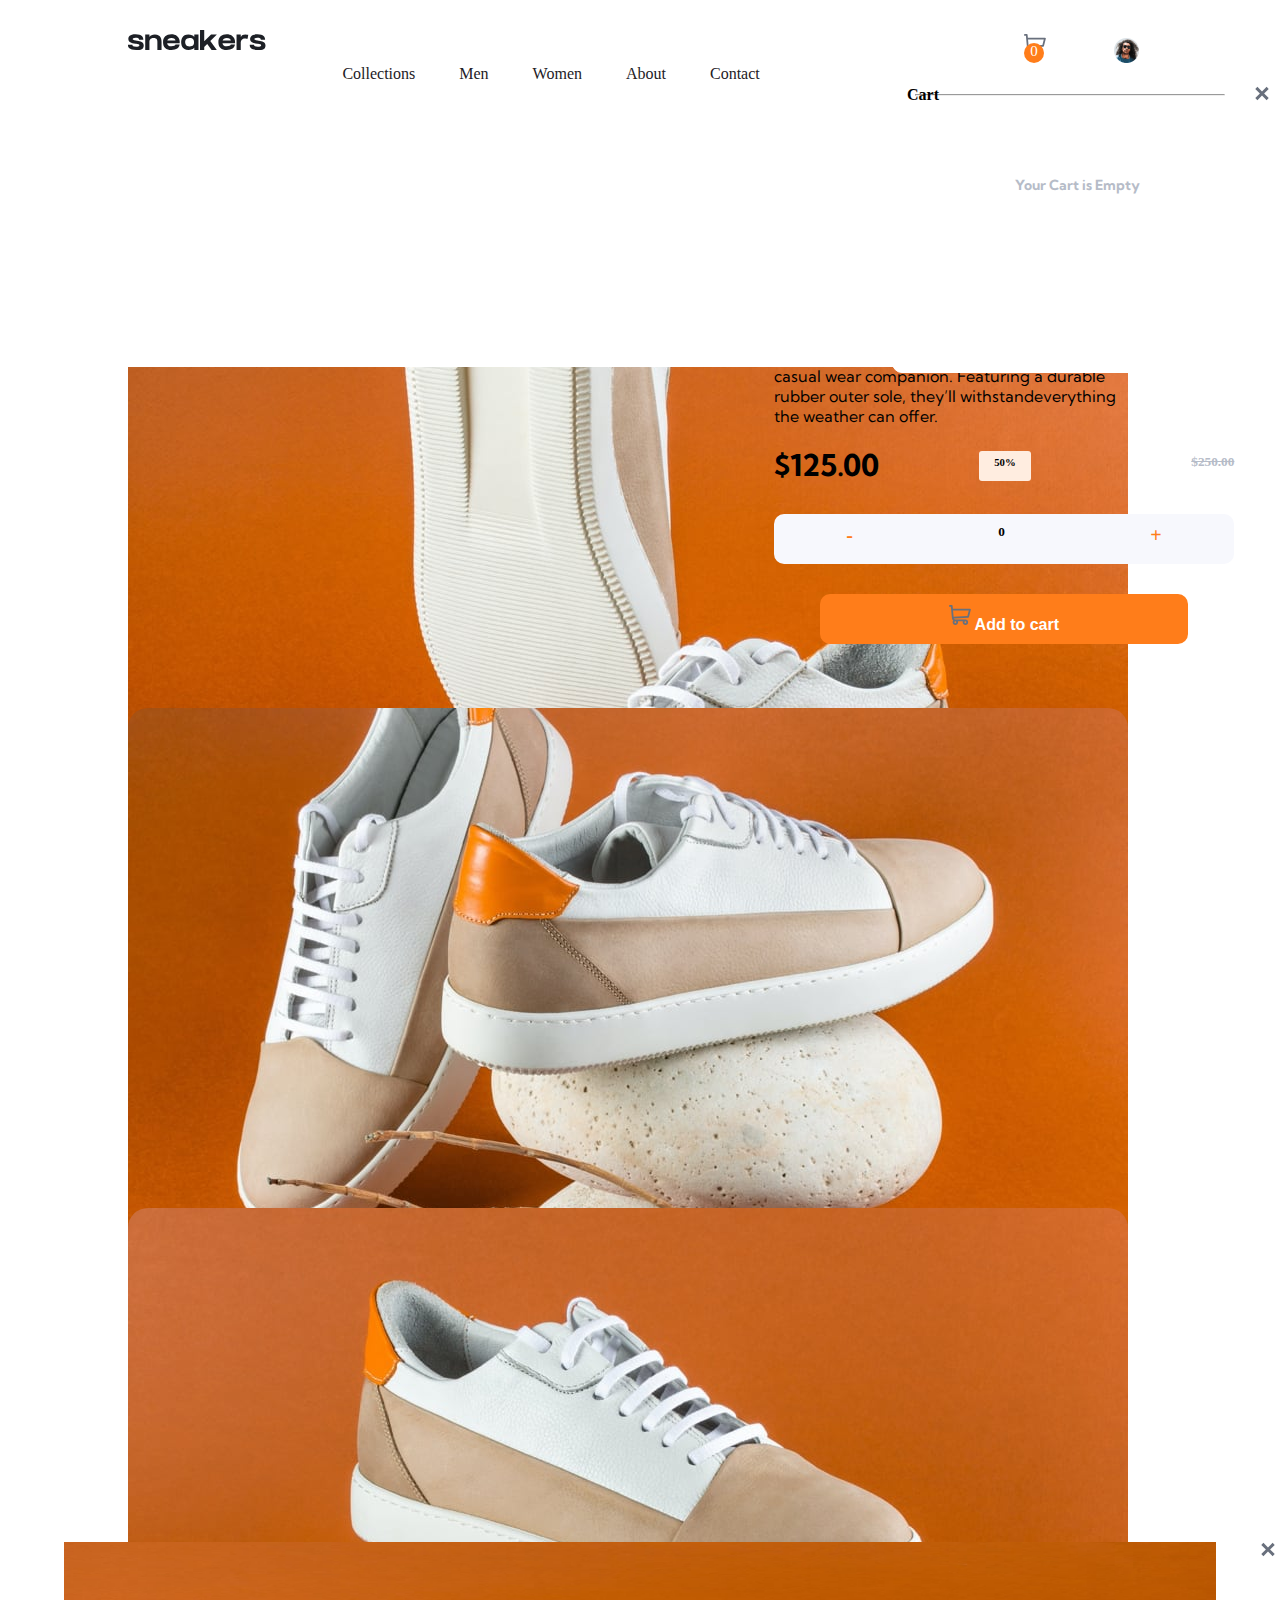
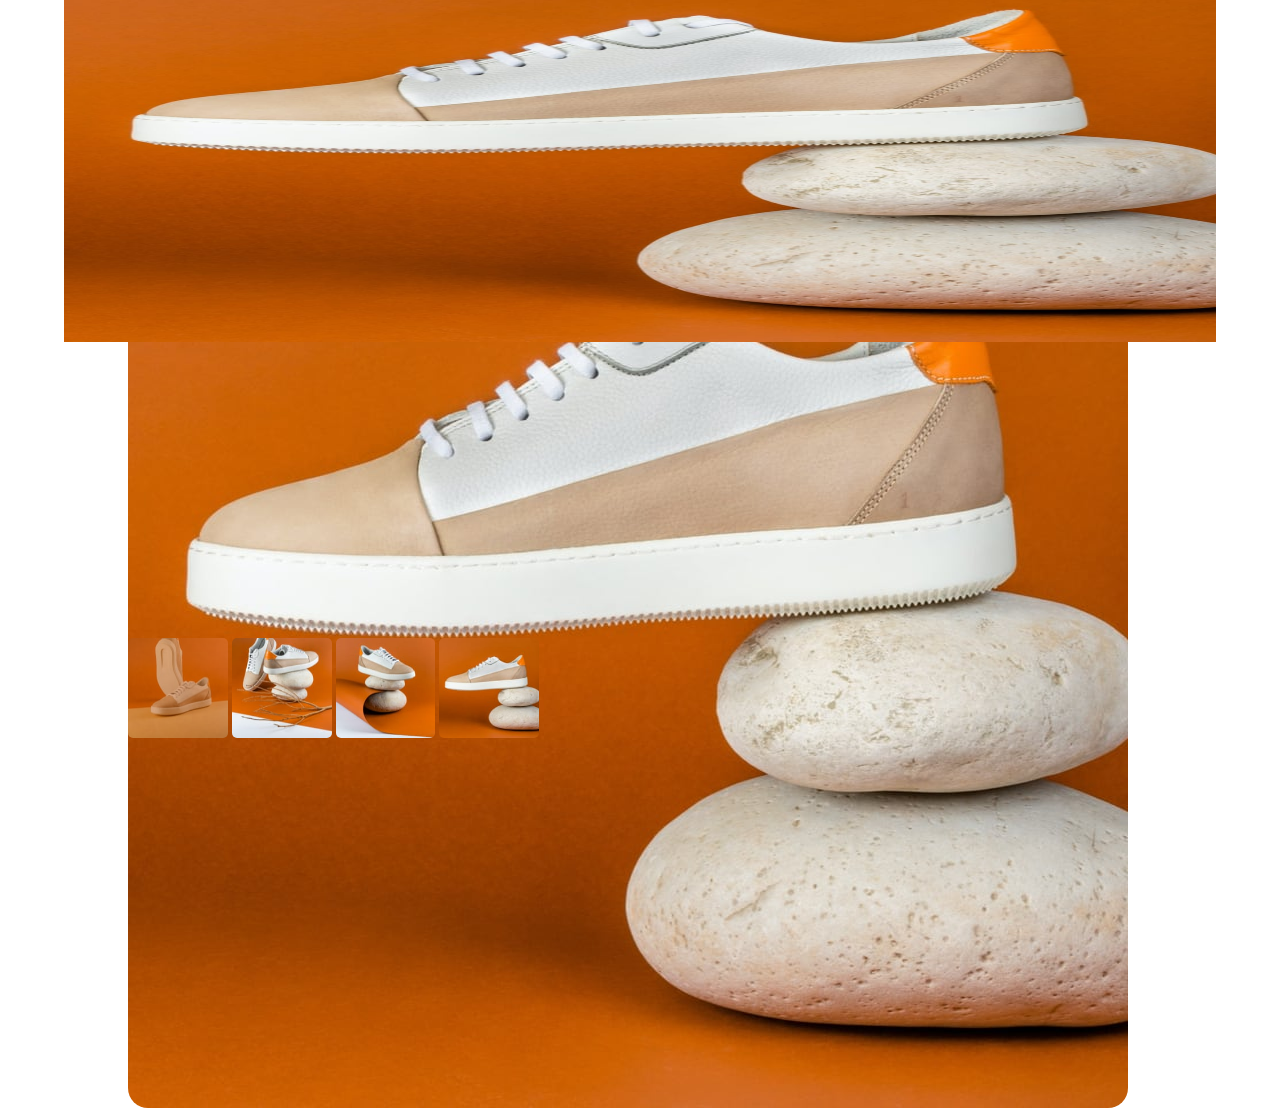
<file: ecommerce-product-page-main/index.html>
<!DOCTYPE html>
<html lang="en">

<head>
    <meta charset="UTF-8">
    <meta name="viewport" content="width=device-width, initial-scale=1.0"> <!-- displays site properly based on user's device -->

    <link rel="icon" type="image/png" sizes="32x32" href="./images/favicon-32x32.png">
    <link rel="preconnect" href="https://fonts.googleapis.com">
    <link rel="preconnect" href="https://fonts.gstatic.com" crossorigin>
    <link href="https://fonts.googleapis.com/css2?family=Kumbh+Sans:wght@400;700&display=swap" rel="stylesheet">
    <style>
        @import url('https://fonts.googleapis.com/css2?family=Kumbh+Sans:wght@400;700&display=swap');

    </style>
    <title>Frontend Mentor | E-commerce product page</title>
    <link href="https://cdn.jsdelivr.net/npm/bootstrap@5.1.3/dist/css/bootstrap.min.css" rel="stylesheet" integrity="sha384-1BmE4kWBq78iYhFldvKuhfTAU6auU8tT94WrHftjDbrCEXSU1oBoqyl2QvZ6jIW3" crossorigin="anonymous">

    <link rel="stylesheet" href="style.css">
    <link rel="stylesheet" href="payment.css">
    <link rel="stylesheet" href="style-responsive.css">

    <!-- Feel free to remove these styles or customise in your own stylesheet 👍 -->
</head>

<body>
    <nav>
        <div class="container-nav">
            <svg class="menu" width="16" height="15" xmlns="http://www.w3.org/2000/svg">
                <path d="M16 12v3H0v-3h16Zm0-6v3H0V6h16Zm0-6v3H0V0h16Z" fill="#69707D" fill-rule="evenodd" />
            </svg>

            <svg class="logo" width="138" height="20" xmlns="http://www.w3.org/2000/svg">
                <path d="M8.217 20c4.761 0 7.519-.753 7.519-4.606 0-3.4-3.38-4.172-6.66-4.682l-.56-.085-.279-.041-.35-.053c-2.7-.405-3.18-.788-3.18-1.471 0-.478.49-1.331 2.843-1.331 2.455 0 3.493.647 3.493 1.87v.134h4.281v-.133c0-2.389-1.35-5.238-7.774-5.238-5.952 0-7.201 2.584-7.201 4.752 0 3.097 2.763 4.086 7.223 4.675.21.028.433.054.659.081 1.669.197 3.172.42 3.172 1.585 0 1.01-1.615 1.222-3.298 1.222-2.797 0-3.784-.593-3.784-1.92v-.134H.002L0 14.926v.317c.008.79.118 1.913 1.057 2.862C2.303 19.362 4.712 20 8.217 20Zm13.21 0v-7.49c0-2.104.547-4.423 4.176-4.423 3.915 0 3.778 2.777 3.768 4.042V20h4.18v-7.768c0-2.264-.176-7.766-6.732-7.766-2.778 0-4.192.911-5.195 2.28h-.197V4.467H17.22V20h4.207Zm21.959 0c5.094 0 7.787-2.07 8.217-5.405H47.53c-.386 1.02-1.63 1.72-4.143 1.72-2.721 0-3.962-1.03-4.25-3.106h12.527c.24-2.13-.029-5.417-3.026-7.44v.005c-1.312-.915-3.056-1.465-5.251-1.465-5.24 0-8.336 2.772-8.336 7.845 0 5.17 3.02 7.846 8.336 7.846Zm4.099-9.574h-8.188c.486-1.574 1.764-2.431 4.089-2.431 2.994 0 3.755 1.267 4.099 2.431ZM70.499 20V4.457H66.29V6.74h-.176c-1.053-1.377-2.809-2.283-5.677-2.283-6.433 0-7.225 5.293-7.253 7.635v.137c0 2.092.732 7.771 7.241 7.771 2.914 0 4.684-.818 5.734-2.169h.131V20H70.5Zm-8.854-3.623c-3.996 0-4.447-3.032-4.447-4.148 0-1.21.426-4.148 4.455-4.148 3.631 0 4.374 2.044 4.374 4.148 0 2.35-.742 4.148-4.382 4.148ZM88.826 20l-6.529-9.045 6.588-6.488h-5.827l-6.836 6.756V0h-4.187v19.954h4.187V16.94l3.02-2.976L83.6 20h5.226Zm9.9 0c5.094 0 7.786-2.07 8.217-5.405h-4.074c-.387 1.02-1.63 1.72-4.143 1.72-2.721 0-3.962-1.03-4.25-3.106h12.527c.24-2.13-.029-5.417-3.026-7.44v.005c-1.312-.915-3.057-1.465-5.251-1.465-5.24 0-8.336 2.772-8.336 7.845 0 5.17 3.02 7.846 8.336 7.846Zm4.098-9.574h-8.187c.485-1.574 1.763-2.431 4.089-2.431 2.994 0 3.755 1.267 4.098 2.431ZM112.76 20v-6.97c0-2.103.931-4.542 4.05-4.542 1.33 0 2.393.236 2.785.346l.67-3.976c-.728-.16-1.626-.392-2.757-.392-2.665 0-3.622.794-4.486 2.282h-.262V4.466h-4.21V20h4.21Zm17.221 0c4.761 0 7.519-.753 7.519-4.606 0-3.4-3.38-4.172-6.66-4.682l-.56-.085-.279-.041-.349-.053c-2.701-.405-3.181-.788-3.181-1.471 0-.478.49-1.331 2.843-1.331 2.455 0 3.493.647 3.493 1.87v.134h4.282v-.133c0-2.389-1.35-5.238-7.775-5.238-5.952 0-7.201 2.584-7.201 4.752 0 3.097 2.763 4.086 7.224 4.675.21.028.432.054.658.081 1.669.197 3.172.42 3.172 1.585 0 1.01-1.615 1.222-3.298 1.222-2.796 0-3.784-.593-3.784-1.92v-.134h-4.319l-.001.301v.317c.008.79.117 1.913 1.056 2.862 1.246 1.257 3.655 1.895 7.16 1.895Z" fill="#1D2026" fill-rule="nonzero" />
            </svg>
            <div>
                <svg class="cart" width="22" height="20" xmlns="http://www.w3.org/2000/svg">
                <path d="M20.925 3.641H3.863L3.61.816A.896.896 0 0 0 2.717 0H.897a.896.896 0 1 0 0 1.792h1l1.031 11.483c.073.828.52 1.726 1.291 2.336C2.83 17.385 4.099 20 6.359 20c1.875 0 3.197-1.87 2.554-3.642h4.905c-.642 1.77.677 3.642 2.555 3.642a2.72 2.72 0 0 0 2.717-2.717 2.72 2.72 0 0 0-2.717-2.717H6.365c-.681 0-1.274-.41-1.53-1.009l14.321-.842a.896.896 0 0 0 .817-.677l1.821-7.283a.897.897 0 0 0-.87-1.114ZM6.358 18.208a.926.926 0 0 1 0-1.85.926.926 0 0 1 0 1.85Zm10.015 0a.926.926 0 0 1 0-1.85.926.926 0 0 1 0 1.85Zm2.021-7.243-13.8.81-.57-6.341h15.753l-1.383 5.53Z" fill="#69707D" fill-rule="nonzero" />
                </svg>

                <div class="cart-indicator invisible ">
                    <h6 class="indicator-zero ">0</h6>
                </div>
            </div>
                
            <img class="avatar" src="images/image-avatar.png">
        </div>
        <hr>
    </nav>

    <!--        toggle bar-->
    <div class="toggle-bar hidden transition">

        <ul>
            <svg class="close-btn" width="14" height="15" xmlns="http://www.w3.org/2000/svg">
                <path d="m11.596.782 2.122 2.122L9.12 7.499l4.597 4.597-2.122 2.122L7 9.62l-4.595 4.597-2.122-2.122L4.878 7.5.282 2.904 2.404.782l4.595 4.596L11.596.782Z" fill="#69707D" fill-rule="evenodd" />
            </svg>
            <li><a href=""> Collections</a></li>
            <li><a href="">Men</a></li>
            <li><a href="">Women</a></li>
            <li><a href="">About</a></li>
            <li><a href="">Contact</a></li>
        </ul>
    </div>
   
    <section id="gallery">
        <div id="carouselExampleControls" class="carousel slide" data-bs-ride="false" data-bs-interval="false">
            <div class="carousel-inner">
                <div class="carousel-item active">
                    <img src="images/image-product-1.jpg" class="d-block w-100" alt="sneaker1">
                </div>
                <div class="carousel-item">
                    <img src="images/image-product-2.jpg" class="d-block w-100" alt="sneaker2">
                </div>
                <div class="carousel-item">
                    <img src="images/image-product-3.jpg" class="d-block w-100" alt="sneaker3">
                </div>
                <div class="carousel-item">
                    <img src="images/image-product-4.jpg" class="d-block w-100" alt="sneaker4">
                </div>
            </div>
            <button class="carousel-control-prev" type="button" data-bs-target="#carouselExampleControls" data-bs-slide="prev">
                <span class="carousel-control-prev-icon" aria-hidden="true"></span>
                <span class="visually-hidden">Previous</span>
            </button>
            <button class="carousel-control-next" type="button" data-bs-target="#carouselExampleControls" data-bs-slide="next">
                <span class="carousel-control-next-icon" aria-hidden="true"></span>
                <span class="visually-hidden">Next</span>
            </button>
        </div>
    </section>
    
<!--    thumbnail section-->
    <section id="thumbnail">
        <div>
            <img class="img-1 img"src="images/image-product-1-thumbnail.jpg">
            <img class="img-2 img"src="images/image-product-2-thumbnail.jpg">
            <img class="img-3 img"src="images/image-product-3-thumbnail.jpg">
            <img class="img-4 img"src="images/image-product-4-thumbnail.jpg">
        </div>
    </section>
    <!--    shopping section-->
    <section id="shopping">
        <div class="shopping-div">
            <h3>SNEAKER COMPANY</h3>
            <h1>Fall Limited Edition <br>Sneakers</h1>
            <p>These low-profile sneakers are your perfect<br> casual wear companion. Featuring a durable <br>rubber outer sole, they’ll withstandeverything<br> the weather can offer.
            </p>
            <div class="values">
                <h1>$125.00</h1>
                <div class="percent">
                    <h6>50%</h6>
                </div>
                <h5> $250.00</h5>
            </div>
            <div class="symbols">
                <h4 class="minus">-</h4>
                <h5 class="zero">0</h5>
                <h4 class="plus">+</h4>
            </div>
            <button class="cart-btn addcart">
                <svg class="cart2" width="22" height="20" xmlns="http://www.w3.org/2000/svg">
                    <path d="M20.925 3.641H3.863L3.61.816A.896.896 0 0 0 2.717 0H.897a.896.896 0 1 0 0 1.792h1l1.031 11.483c.073.828.52 1.726 1.291 2.336C2.83 17.385 4.099 20 6.359 20c1.875 0 3.197-1.87 2.554-3.642h4.905c-.642 1.77.677 3.642 2.555 3.642a2.72 2.72 0 0 0 2.717-2.717 2.72 2.72 0 0 0-2.717-2.717H6.365c-.681 0-1.274-.41-1.53-1.009l14.321-.842a.896.896 0 0 0 .817-.677l1.821-7.283a.897.897 0 0 0-.87-1.114ZM6.358 18.208a.926.926 0 0 1 0-1.85.926.926 0 0 1 0 1.85Zm10.015 0a.926.926 0 0 1 0-1.85.926.926 0 0 1 0 1.85Zm2.021-7.243-13.8.81-.57-6.341h15.753l-1.383 5.53Z" fill="#69707D" fill-rule="nonzero" />
                </svg>
                <h4>Add to cart</h4>
            </button>
        </div>
    </section>
    <!--    cart div-->
    <div class="cart-container cart-div invisible">

        <div class="cart-div filled invisible">
            <svg class="close-btn-filled " width="14" height="15" xmlns="http://www.w3.org/2000/svg">
                <path d="m11.596.782 2.122 2.122L9.12 7.499l4.597 4.597-2.122 2.122L7 9.62l-4.595 4.597-2.122-2.122L4.878 7.5.282 2.904 2.404.782l4.595 4.596L11.596.782Z" fill="#69707D" fill-rule="evenodd" />
            </svg>
            <h2>Cart</h2>
            <hr>
            <div class="cart-flex ">
                <img class="thumimage" src="images/image-product-1-thumbnail.jpg">
                <h3>Fall Limited Edition Sneakers<br>$125.00 * 3 <span>$375.00</span></h3>
            </div>
            <button class="cart-btn">
                <h4>Check Out</h4>
            </button>
        </div>

    </div>
    <!--    empty cart-->
    <div class="cart-div empty invisible ">
        <svg class="close-btn-empty btn-empty" width="14" height="15" xmlns="http://www.w3.org/2000/svg">
            <path d="m11.596.782 2.122 2.122L9.12 7.499l4.597 4.597-2.122 2.122L7 9.62l-4.595 4.597-2.122-2.122L4.878 7.5.282 2.904 2.404.782l4.595 4.596L11.596.782Z" fill="#69707D" fill-rule="evenodd" />
        </svg>
        <h2>Cart</h2>
        <hr>
        <h3>Your Cart is Empty</h3>
    </div>
    
    <!--    overlay-->
    <div class="overlay hidden"></div>

    <!--    display picture section-->
    <section id="display-pic" class="invisible">
        <div class="display-div">
            <svg class="close-btn-pic" width="14" height="15" xmlns="http://www.w3.org/2000/svg">
                <path d="m11.596.782 2.122 2.122L9.12 7.499l4.597 4.597-2.122 2.122L7 9.62l-4.595 4.597-2.122-2.122L4.878 7.5.282 2.904 2.404.782l4.595 4.596L11.596.782Z" fill="#69707D" fill-rule="evenodd" />
            </svg>
            <img class="img-1" src="images/image-product-1.jpg">
            <img class="img-2" src="images/image-product-2.jpg">
            <img class="img-3" src="images/image-product-3.jpg">
            <img class="img-4" src="images/image-product-4.jpg">
        </div>
        
          <!--    cart number-->
                <div class="cart-num  ">
                    <h6>1</h6>
                </div>
    </section>




    <!--
  <div class="attribution">
    Challenge by <a href="https://www.frontendmentor.io?ref=challenge" target="_blank">Frontend Mentor</a>. 
    Coded by <a href="#">Your Name Here</a>.
  </div>
-->
</body>
<script src="https://cdn.jsdelivr.net/npm/bootstrap@5.1.3/dist/js/bootstrap.bundle.min.js" integrity="sha384-ka7Sk0Gln4gmtz2MlQnikT1wXgYsOg+OMhuP+IlRH9sENBO0LRn5q+8nbTov4+1p" crossorigin="anonymous"></script>
<script src="index.js"></script>

</html>
</file>
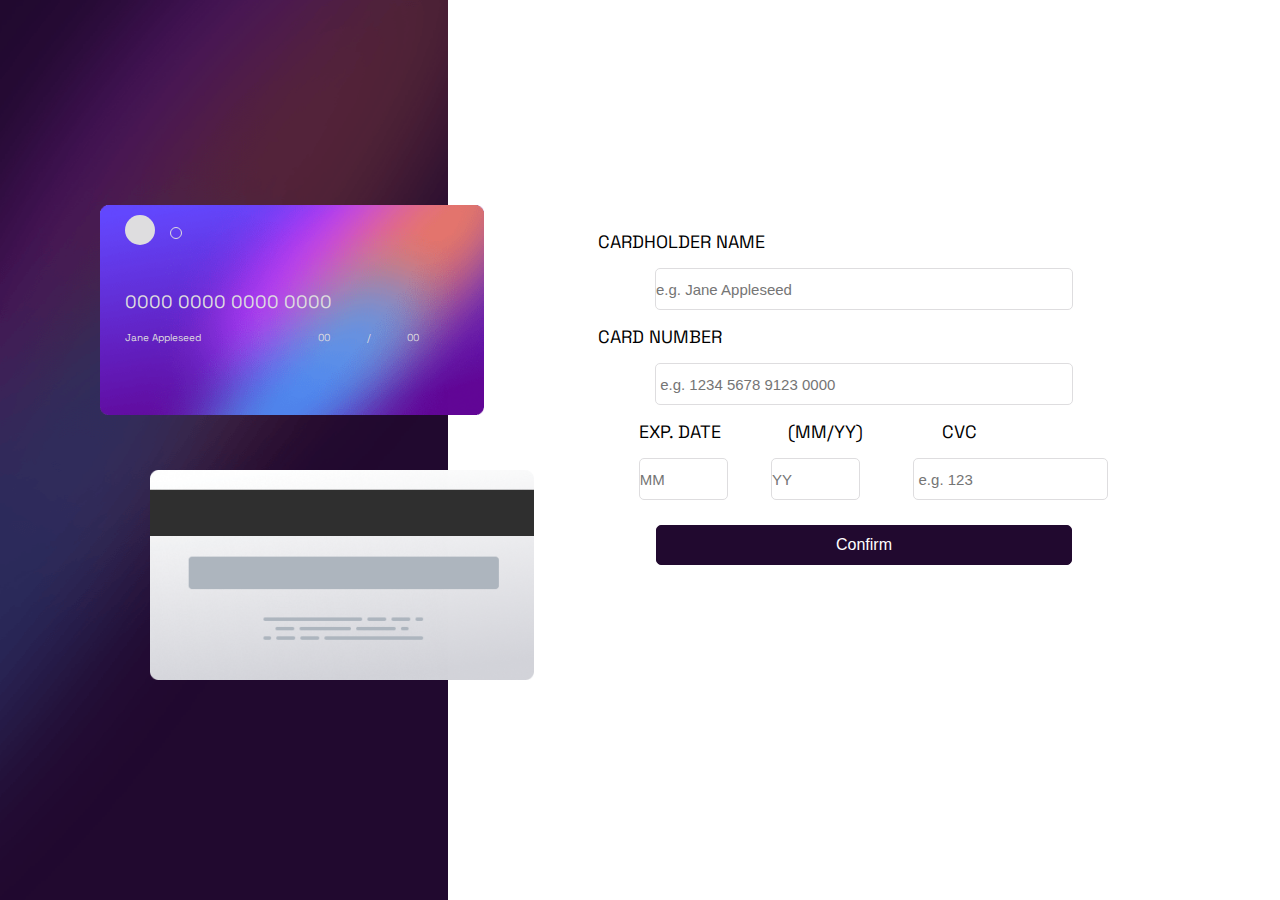
<file: ecommerce-product-page-main/payment.html>
<!DOCTYPE html>
<html lang="en">
<head>
  <meta charset="UTF-8">
  <meta name="viewport" content="width=device-width, initial-scale=1.0"> <!-- displays site properly based on user's device -->

  <link rel="icon" type="image/png" sizes="32x32" href="./images/favicon-32x32.png">
  <link href="https://fonts.googleapis.com/css2?family=Alata&family=Josefin+Sans:wght@300&family=Space+Grotesk:wght@500&display=swap" rel="stylesheet">
  <link rel="stylesheet" href="style-1.css">
  <link rel="stylesheet" href="payment.css">
  
  
  <title>Frontend Mentor | Interactive card details form</title>

  <!-- Feel free to remove these styles or customise in your own stylesheet 👍 -->
<!--
  <style>
    .attribution { font-size: 11px; text-align: center; }
    .attribution a { color: hsl(228, 45%, 44%); }
  </style>
-->
</head>
<body>
    <section id="big-main">
        <img class="big-main-mobile" src="images/bg-main-mobile.png">
        <img class="big-main-desktop hidden" src="images/bg-main-desktop.png">
        <img  class="card-back"src="images/bg-card-back.png">
        <p class="cvc">000</p>
        <img class="front-card" src="images/bg-card-front.png">
        <div class="circle-1"></div>
        <div class="circle-2"></div>
        <div class="zeros">
            <p class="zero-text">0000  0000  0000  0000</p>
        </div>
        <div class="text">
            <p class="name-text">Jane Appleseed</p>
            <p class="month-text"> 00</p> <p class="slash">/</p> <p class="year-text">00</p>
        </div>
    </section>
    
<!--    form section-->
    <section id="form">
        <form>
            <p class="p">Cardholder Name</p>
            <input class="name" type="text" name="text" placeholder="e.g. Jane Appleseed">
            <h6 class="name-h6 hidden" >Please fill in your name</h6>
            <p class="p">Card Number</p>
            <input class="card-number" type="text" name="text" placeholder=" e.g. 1234 5678 9123 0000">
            <h6 class="cardnum-h6 hidden">Wrong format, numbers only.</h6>
            <div class="date-flex">
                <div class="month-div">
                    <p>Exp. Date</p>
                    <input class="month" type="text" name="text" placeholder="MM">
                    <h6 class="exp-h6 hidden">Can't be blank</h6>
                </div>
                
                <div class="year-div">
                    <p> (MM/YY)</p>
                    <input class="year" type="text" name="text" placeholder="YY">
                </div>
                
                <div number-div>
                    <p> CVC</p>
                    <input class="number" type="text" name="text" placeholder=" e.g. 123">
                    <h6 class="cvc-h6 hidden">Can't be blank</h6>
                </div>
                  </div>
        </form>
        <button class="btn" type="button">Confirm</button>
    </section>
    
    <script type="module" src="payment.js"></script>
  <!-- Completed state start -->

<!--
  Thank you!
  We've added your card details
  Continue
  
-->
<!--
  <div class="attribution">
    Challenge by <a href="https://www.frontendmentor.io?ref=challenge" target="_blank">Frontend Mentor</a>. 
    Coded by <a href="#">Your Name Here</a>.
  </div>
-->
</body>
</html>
</file>
<file: ecommerce-product-page-main/style.css>
/* . {
        font-size: 11px;
        text-align: center;
    } */

    a {
        color: hsl(228, 45%, 44%);
    }

    * {
        margin: 0;
        padding: 0;
    }

    body {
        height: 100%;
        width: 100%;
    }

    body h3,
    h1,
    p {
        font-family: 'Kumbh Sans', sans-serif;
    }

    /*nav bar*/
    nav {
        width: 100%;
        height: 30px;
        background-color: hsl(0, 0%, 100%);
        padding: 30px 0px 30px 0px;

    }

    nav .container-nav {
        display: flex;
        justify-content: space-between;
        width: 85%;
        margin: auto;

    }

    nav .menu {
        line-height: 100px;
        padding-top: 4px;
        cursor: pointer;
    }

    nav .logo {
        padding-right: 0px;
    }

    nav .cart {
        cursor: pointer;
        position: relative;
        bottom: 0px;
    }

    nav .avatar {
        width: 25px;
        height: 25px;

    }

    .cart-num h6 {
        color: #000;
        font-size: 13px;
        text-align: center;
     }

        .cart-indicator {
        background-color: hsl(26, 100%, 55%);
        width: 20px;
        height: 20px;
        border-radius: 100%;
        position: relative;
        right: 9%;
        bottom: 15px;
        cursor: pointer;
    }

    .cart-indicator h6 {
        font-size: 15px;
        font-weight: 500;
        text-align: center;
        color: #fff;
    }

    /*toggle-bar*/
    .close-btn {
        margin-left: 20px;
        margin-top: 20px;
        cursor: pointer;
    }

    .toggle-bar {
        height: 100%;
        position: relative;
        z-index: 10;
        background-color: #fff;
        width: 60%;
        margin-top: 0px;
    }

    .transition {
        transition: transform 1s ease-out;
    }

    .toggle-bar ul {
        height: 100%;
    }

    .toggle-bar ul li {
        list-style: none;
        padding: 20px;
    }

    .toggle-bar ul li a {
        text-decoration: none;
        color: hsl(220, 13%, 13%);
        font-weight: bold;
    }

    hr{
        display: none;
    }

/*thumbnail section*/
#thumbnail{
    display: none;
}
    /*cart-box*/
    .cart-container {
        width: 100%;
        height: 0;
        background-color: transparent;
    }

    .cart-div {
        width: 95%;
        background-color: #fff;
        position: absolute;
        top: 85px;
        right: 10px;
        border: 1px solid #fff;
        border-radius: 10px;
        box-shadow: 1px solid #aaa;
        z-index: 5;
        height: 280px;
    }

    .filled {
        margin-top: -80px;
    }

    .cart-div h2 {
        font-size: 16px;
        margin-left: 22px;
        font-weight: bold;
    }

    .cart-div h3 {
        font-size: 14px;
        color: hsl(220, 14%, 75%);
    }

    .cart-div span {
        color: hsl(220, 13%, 13%);
        font-weight: 600;
    }

    .cart-div img {
        width: 25%;
        border-radius: 5px;
        margin-right: 10px;
        margin-left: 22px;
    }

    .cart-flex {
        display: flex;
        justify-content: flex-start;
        margin-bottom: 15px;
    }
/* 
    .cart-div button {
        width:
    } */

    .close-btn-filled {
        float: right;
        cursor: pointer;
    }

    /*empty cart*/
    .empty {
        height: 200px;
    }

    .empty h3 {
        text-align: center;
        margin-top: 80px;
        font-weight: bold;
    }

    .close-btn-empty {
        float: right;
        cursor: pointer;
    }



    /* gallery*/
    #gallery {
        margin-top: -350px;
    }

    .carousel-item {
        height: 300px;
        object-fit: cover;
        object-position: center;
    }

    /*hidden elements*/
    .hidden {
        transition: transform 1s ease-out;
        transform: translateX(-100px);
        visibility: hidden;
    }

    .invisible {
        visibility: hidden;
    }

    .visible {
        visibility: visible;
    }

    .hide{
        visibility: hidden;
    }

    /*shopping section*/
    #shopping {
        width: 100%;
    }

    #shopping .shopping-div {
        width: 90%;
        margin: auto;
    }

    #shopping h3 {
        color: hsl(26, 100%, 55%);
        font-size: 16px;
        font-weight: bold;
        margin-top: 40px;
        margin-bottom: 30px;
    }

    #shopping h1 {
        font-size: 30px;
        margin-bottom: 30px;
    }

    #shopping p {
        margin-bottom: 20px;
    }

    .values {
        display: flex;
        justify-content: space-between;
    }

    .values h5 {
        margin-top: 8px;
        text-decoration: line-through;
        color: hsl(220, 14%, 75%);
    }

    .percent {
        background-color: hsl(25, 100%, 94%);
        border-radius: 3px;
        margin-right: 60px;
        margin-top: 5px;
        height: 30px;
    }

    .percent h6 {
        text-align: center;
        margin-top: 5px;
        padding-left: 15px;
        padding-right: 15px;
    }

    .symbols {
        display: flex;
        justify-content: space-around;
        background-color: hsl(223, 64%, 98%);
        height: 50px;
        margin-bottom: 30px;
        border-radius: 10px;
    }

    .symbols h4 {
        cursor: pointer;
        margin-top: 10px;
        color: hsl(26, 100%, 55%);
        font-size: 20px;
    }

    .symbols h5 {
        margin-top: 10px;
    }


    .cart-btn {
        width: 80%;
        height: 50px;
        display: block;
        margin: auto;
        background-color: hsl(26, 100%, 55%);
        border: none;
        border-radius: 10px;
        color: #fff;
        margin-bottom: 15px;

    }

    .cart-btn h4 {
        display: inline;
        font-size: 16px;
        font-weight: bold;
    }

    .cart2 {
        margin-bottom: 5px;
    }

    /*overlay*/
    .overlay {
        position: absolute;
        top: 0;
        left: 0;
        width: 100%;
        height: 180%;
        background-color: rgba(0, 0, 0, .6);
        filter: blur(3px);
        z-index: 9;

    }

    /*display pic*/
    #display-pic {
        text-align: center;
        position: relative;
        bottom: 800px;
        width: 100%;
    }

    #display-pic .display-div img {
        width: 90%;
        height: 400px;
        position: absolute;
        top: 0px;
        text-align: center;
        z-index: 12;

    }


    .display-div {
        margin-right: 90%;
    }

    .close-btn-pic {
        position: absolute;
        right: 5px;
        z-index: 12;
        cursor: pointer;
    }
</file>
<file: ecommerce-product-page-main/payment.css>
@media only screen and (min-width: 900px){
/*    big main section*/
    #big-main{
    width: 35%;

    }
    .big-main-mobile{
       display: none;
    }

    .big-main-desktop{
        display: block;
        width: 35%;
        height: 100%;
        position: absolute;
        top: 0;
        left: 0;
    }

    .card-back{
        width: 30%;
        position: absolute;
        top: 470px;
        left: 150px;
        z-index: 1;
    }

    .front-card{
        width: 30%;
        position: absolute;
        top: 205px;
        left: 100px;
        z-index: 1;
    }

    .circle-1{
        width: 30px;
        height: 30px;
        background-color: hsl(270, 3%, 87%);
        border-radius: 100%;
        position:absolute;
        top: 215px;
        left: 125px;
        z-index: 1;
    }

    .circle-2{
        width: 10px;
        height: 10px;
        border:1px solid hsl(270, 3%, 87%);
        border-radius: 100%;
        position: absolute;
        top: 227px;
        left: 170px;
        z-index: 1; 
    }

    .zeros{
        position: absolute;
        top: 290px;
        left: 125px;
        z-index: 1;
        color: hsl(270, 3%, 87%);
        width: 80%;
        display: flex;
        justify-content: space-between;
    }

    .text{
        position: absolute;
        top: 331px;
        left: 125px;
        z-index: 1;
        color: hsl(270, 3%, 87%);
        width: 23%;
        display: flex;
        justify-content: space-between;
    }

    .text p{
        font-size: 10px;
    }
    
        /*form section*/
    #form{
        margin-top: 80px;
        background-color: hsl(0, 0%, 100%);
        width: 65%;
        position: absolute;
        top: 0;
        right: 0;
    }

    #form .p{
        text-transform: uppercase;
        text-align: justify; 
        margin-left: 150px;
    }

    form{
        margin-top: 150px;
    }

    input{
      width: 50%;
        height: 40px;
        border-radius: 5px 5px 5px 5px;
        border: 1px solid hsl(270, 3%, 87%);
        font-size: 15px;
        margin: 15px;
    }

    placeholder{

    }
    
    .name-h6{
        margin-left: 150px;
    }
    
    .cardnum-h6{
         margin-left: 150px;
    }
    
    .exp-h6{
        width: 80px;
    }
    
    .cvc-h6{
        
    }

    .date-flex{
       display: flex;
       justify-content: space-around;
        width: 75%;
        margin: auto;
    }
    
    .date-flex p{
        margin-left: 22px;
    }

    .month-div{
        text-align: justify;
        width: 20%;
        margin-left: 50px;
    }
    
    .month-div p{
        width: 100%;
    }

    .month{
        width: 70%;
        margin-left: 22px;
    }
    
    .p{
        
        margin-left: 0px;
    }

    .year-div{
         text-align: justify;
         width: 20%; 
        margin-left: -5px;

    }
    .year{
        width: 70%;
        margin-left: 5px;

    }

    .number-div{
        text-align: left;
        width: 50%; 
    }

    .number{
        width: 80%;
        margin-left: -10px;
        margin-right: 50px;
        

    }

    button{
        width: 50%;
        padding: 10px;
        background-color: hsl(278, 68%, 11%);
        cursor: pointer;
        border: 1px solid hsl(278, 68%, 11%);
        border-radius: 5px 5px 5px 5px;
        margin-top: 10px;
    }

    button a{
        text-decoration: none;
        color: hsl(0, 0%, 100%);
        font-size: 16px;  
    }


}
</file>
<file: ecommerce-product-page-main/style-responsive.css>
@media only screen and (min-width: 900px) {
    body{
        width: 100%;
    }
    /*    nav bar*/
    nav {
        width: 100%;
        height: 30px;
        background-color: White: hsl(0, 0%, 100%);
        padding: 30px 0px 30px 0px;

    }

    nav .container-nav {
        display: block;
        width: 100%;
    }

    nav .menu {
        display: none;
    }

    nav .logo {
        padding-right: 0px;
        position: relative;
        left: 10%;
        z-index: 2;
    }

    nav .cart {
        cursor: pointer;
        position: relative;
        left: 80%;
        bottom: 20px;
        z-index: 2;
      
    }

    nav .avatar {
        width: 25px;
        height: 25px;
        position: relative;
        left: 87%;
        bottom: 60px;
  
    }

    .cart-indicator {
        background-color: hsl(26, 100%, 55%);
        width: 20px;
        height: 20px;
        border-radius: 100%;
        position: relative;
        left: 80%;
        bottom: 35px;
        cursor: pointer;
        z-index: 3;
    }

    .cart-indicator h6 {
        font-size: 15px;
        font-weight: 500;
        text-align: center;
        color: #fff;
    }
    
    .close-btn {
        display: none;
    }

    .toggle-bar {
        height: 100%;
        position: relative;
        bottom: 25px;
        left: 13%;
        width: 60%;
        margin: auto;
        z-index: 1;
    }

    .transition {
        transition: transform 1s ease-out;
    }

    .toggle-bar ul {
    
    }

    .toggle-bar ul li {
        list-style: none;
        padding: 20px;
        display: inline;
    }

    .toggle-bar ul li a {
        text-decoration: none;
        color: hsl(220, 13%, 13%);
        font-weight: 200;
    }
    
    .toggle-bar ul li a:hover{
        color: hsl(26, 100%, 55%);
    }
    
    hr{
        display: block;
        width: 80%;
        margin: auto;
        margin-top: -10px;
    }
    
     /*hidden elements*/
    .hidden {
        visibility: visible;
       
    }

    .invisible {
        visibility: visible;
    }

    .visible {
        visibility: visible;
    }
    
    
     /*overlay*/
    .overlay {
        display: none;

    }
    
    /* gallery*/
    #gallery {
        margin-top: 100px;
        width: 50%;
        margin-left: 10%;
    }

    .carousel-item {
        height: 500px;
        width: 80%;
    }
    
    .carousel-item img{
        border-radius: 20px 20px 20px 20px; 
    }
    
    .carousel-control-next{
        display: none;
    }
    
    .carousel-control-prev{
        display: none;
    }
    
/*    cart number indication*/
    .cart-num{
       
    }
    
/*    thumnail section*/
    #thumbnail{
        display: inline-block;
        margin-left: 10%;
        margin-top: 30px;
        width: 60%;
    }
    
    #thumbnail div{
        width: 100%;
    }
    
    #thumbnail div img{
        width: 13%;
        border-radius: 5px 5px 5px 5px;
        
    }
    
    
    /*shopping section*/
    #shopping {
        width: 40%;
        position: absolute;
        right: 20px;
        top: 150px;
    }

    #shopping .shopping-div {
        width: 90%;
        margin: auto;
    }

    #shopping h3 {
        color: hsl(26, 100%, 55%);
        font-size: 16px;
        font-weight: bold;
        margin-top: 40px;
        margin-bottom: 30px;
    }

    #shopping h1 {
        font-size: 30px;
        margin-bottom: 30px;
    }

    #shopping p {
        margin-bottom: 20px;
    }

    .values {
        display: flex;
        justify-content: space-between;
    }

    .values h5 {
        margin-top: 8px;
        text-decoration: line-through;
        color: hsl(220, 14%, 75%);
    }

    .percent {
        background-color: hsl(25, 100%, 94%);
        border-radius: 3px;
        margin-right: 60px;
        margin-top: 5px;
        height: 30px;
    }

    .percent h6 {
        text-align: center;
        margin-top: 5px;
        padding-left: 15px;
        padding-right: 15px;
    }

    .symbols {
        display: flex;
        justify-content: space-around;
        background-color: hsl(223, 64%, 98%);
        height: 50px;
        margin-bottom: 30px;
        border-radius: 10px;
    }

    .symbols h4 {
        cursor: pointer;
        margin-top: 10px;
        color: hsl(26, 100%, 55%);
        font-size: 20px;
    }

    .symbols h5 {
        margin-top: 10px;
    }


    .cart-btn {
        width: 80%;
        height: 50px;
        display: block;
        margin: auto;
        background-color: hsl(26, 100%, 55%);
        border: none;
        border-radius: 10px;
        color: #fff;
        margin-bottom: 15px;

    }

    .cart-btn h4 {
        display: inline;
        font-size: 16px;
        font-weight: bold;
    }

    .cart2 {
        margin-bottom: 5px;
    }
    
      .cart-container {
        width: 100%;
        height: 0;
        background-color: transparent;
    }

    .cart-div {
        width: 95%;
        background-color: #fff;
        position: absolute;
        top: 85px;
        right: 10px;
        border: 1px solid #fff;
        border-radius: 10px;
        box-shadow: 1px solid #aaa;
        z-index: 5;
        height: 280px;
    }

    .filled {
        margin-top: -80px;
        width: 30%;
    }

    .cart-div h2 {
        font-size: 16px;
        margin-left: 22px;
        font-weight: bold;
    }

    .cart-div h3 {
        font-size: 14px;
        color: hsl(220, 14%, 75%);
    }

    .cart-div span {
        color: hsl(220, 13%, 13%);
        font-weight: 600;
    }

    .cart-div img {
        width: 25%;
        border-radius: 5px;
        margin-right: 10px;
        margin-left: 22px;
    }

    .cart-flex {
        display: flex;
        justify-content: flex-start;
        margin-bottom: 15px;
    }

    .cart-div button {
        width:
    }

    .close-btn-filled {
        float: right;
        cursor: pointer;
    }

    /*empty cart*/
    .empty {
        height: 200px;
        width: 30%;
    }

    .empty h3 {
        text-align: center;
        margin-top: 80px;
        font-weight: bold;
    }

    .close-btn-empty {
        float: right;
        cursor: pointer;
    }







}
</file>
<file: ecommerce-product-page-main/style-1.css>
*{
    margin: 0;
    padding: 0;
}

body{
    font-size: 11px; 
    text-align: center;
    background-color: hsl(0, 0%, 100%);
    height: 100vh;
}

body a{
     color: hsl(228, 45%, 44%); 
}

body p{
    font-family: 'Space Grotesk', sans-serif;
    font-size: 18px;
}

/*big main section*/
#big-main{
    width: 100%;
    
}
.big-main-mobile{
   width: 100%; 
}

.big-main-desktop{
    
}

.card-back{
    width: 75%;
    position: absolute;
    top: 30px;
    left: 70px;
}

.cvc{
    position: absolute;
    top: 95px;
    right: 60px;
    color: hsl(270, 3%, 87%);
}

.front-card{
    width: 75%;
    position: absolute;
    top: 125px;
    left: 15px;
    z-index: 1;
}

.circle-1{
    width: 30px;
    height: 30px;
    background-color: hsl(270, 3%, 87%);
    border-radius: 100%;
    position:absolute;
    top: 144px;
    left: 36px;
    z-index: 1;
}

.circle-2{
    width: 10px;
    height: 10px;
    border:1px solid hsl(270, 3%, 87%);
    border-radius: 100%;
    position: absolute;
    top: 152px;
    left: 77px;
    z-index: 1; 
}

.zeros{
    position: absolute;
    top: 210px;
    left: 36px;
    z-index: 1;
    color: hsl(270, 3%, 87%);
    width: 80%;
    display: flex;
    justify-content: space-between;
}

.text{
    position: absolute;
    top: 252px;
    left: 36px;
    z-index: 1;
    color: hsl(270, 3%, 87%);
    width: 53%;
    display: flex;
    justify-content: space-between;
}

.text p{
    font-size: 10px;
}

.slash{
    margin-right: -80px;
}

.month-text{
    margin-right: -80px;
}

/*form section*/
#form{
    margin-top: 80px;
    background-color: hsl(0, 0%, 100%);
}

#form p{
    text-transform: uppercase;
    text-align: justify; 
    margin-left: 22px;
}

form{
    
}

input{
  width: 90%;
    height: 40px;
    border-radius: 5px 5px 5px 5px;
    border: 1px solid hsl(270, 3%, 87%);
    font-size: 15px;
    margin-top: 15px;
    margin-bottom: 5px;
}



h6{
    color: indianred;
    font-size: 12px;
    text-align: justify;
    margin-left: 18px;
    padding-bottom: 5px;
}

placeholder{
    
}

.date-flex{
   display: flex;
   justify-content: space-around;
    width: 100%;
   
}

.month-div{
    text-align: justify;
    width: 33%;
}

.month{
    width: 70%;
    margin-left: 22px;
    
}

.year-div{
     text-align: justify;
     width: 33%; 
    margin-left: -25px;
    
}
.year{
    width: 70%;
    margin-left: 22px;
  
}

.number-div{
    text-align: left;
    width: 80%; 
}

.number{
    width: 80%;
     
}

button{
    width: 80%;
    padding: 10px;
    background-color: hsl(278, 68%, 11%);
    cursor: pointer;
    border: 1px solid hsl(278, 68%, 11%);
    border-radius: 5px 5px 5px 5px;
    margin-top: 10px;
     color: hsl(0, 0%, 100%);
    font-size: 16px;     
}



/*hidden elements*/
.hidden{
    display: none;
}
</file>
